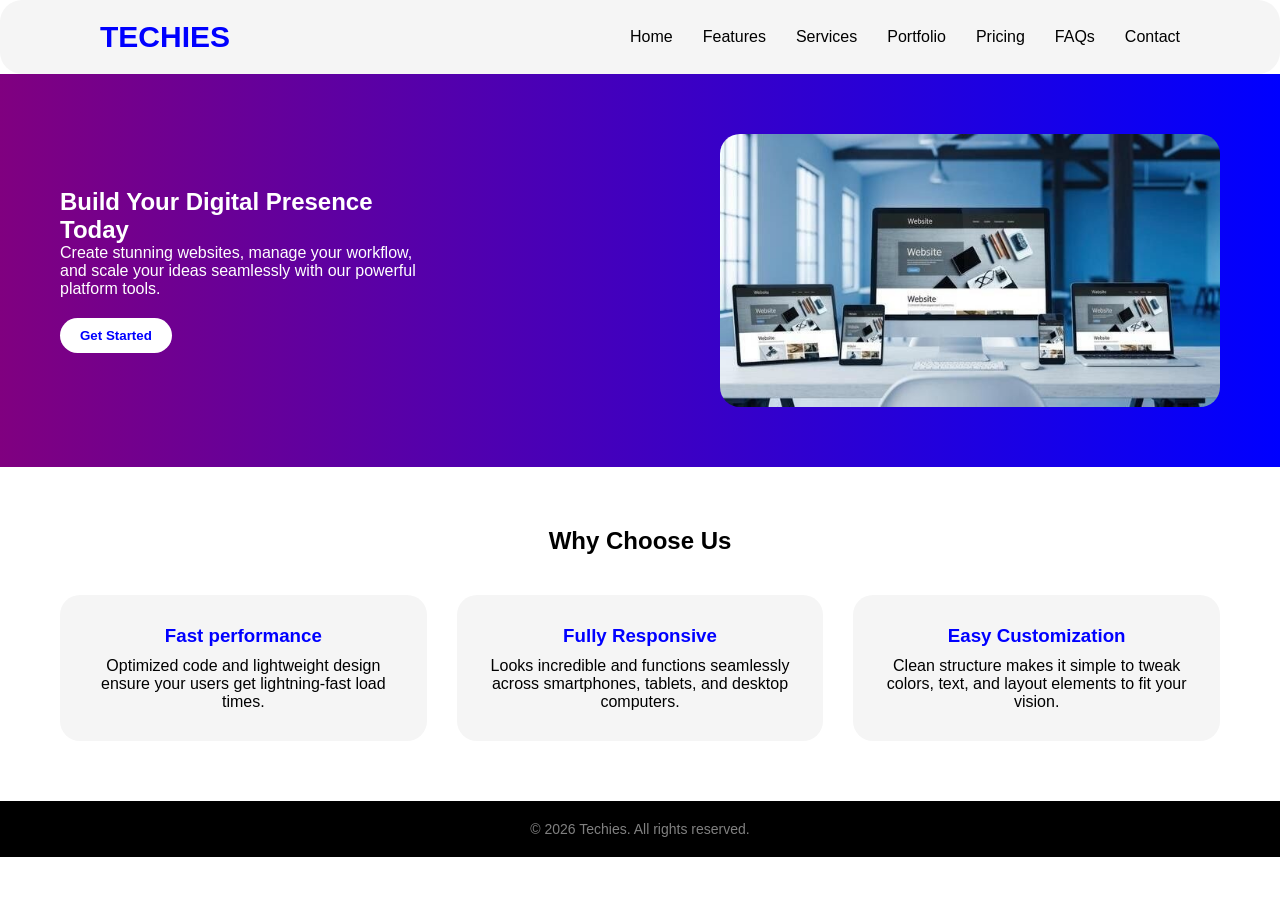
<file: test/index.html>
<!doctype html>
<html lang="en">

<head>
    <meta charset="UTF-8">
    <meta name="viewport" content="width=device-width, initial-scale=1.0">
    <link rel="stylesheet" href="techies.css">
    <link rel="icon" type="image/png" href="favicon-16x16.png">
    <title>Techies</title>
</head>

<body>

        <header class="navbar">
            <a class="logo" href="index.html">TECHIES</a>
            <nav class="nav-links">
                <ul>
                    <li><a href="index.html">Home</a></li>
                    <li><a href="features.html">Features</a></li>
                    <li><a href="services.html">Services</a></li>
                    <li><a href="portfolio.html">Portfolio</a></li>
                    <li><a href="pricing.html">Pricing</a></li>
                    <li><a href="faq.html">FAQs</a></li>
                    <li><a href="contact.html">Contact</a></li>
                </ul>
            </nav>
        </header>

    <section class="hero">
        <div class="hero-text">
            <h1>Build Your Digital Presence Today</h1>
            <p>Create stunning websites, manage your workflow, and scale your ideas seamlessly with our powerful
                platform tools.</p>
            <button class="btn">Get Started</button>

        </div>
        <img src="techies.jpg" alt="techies jpg">

    </section>
    <section class="screen2">
        <h2>Why Choose Us</h2>
        <div class="cards">
            <div class="card">
                <h3>Fast performance</h3>
                <p>Optimized code and lightweight design ensure your users get lightning-fast load times.</p>
            </div>
            <div class="card">
                <h3>Fully Responsive</h3>
                <p>Looks incredible and functions seamlessly across smartphones, tablets, and desktop computers.</p>
            </div>
            <div class="card">
                <h3>Easy Customization</h3>
                <p>Clean structure makes it simple to tweak colors, text, and layout elements to fit your vision.</p>
            </div>

        </div>
    </section>
    <footer class="copyright">
        <p>© 2026 Techies. All rights reserved.</p>

    </footer>

</body>

</html>
</file>
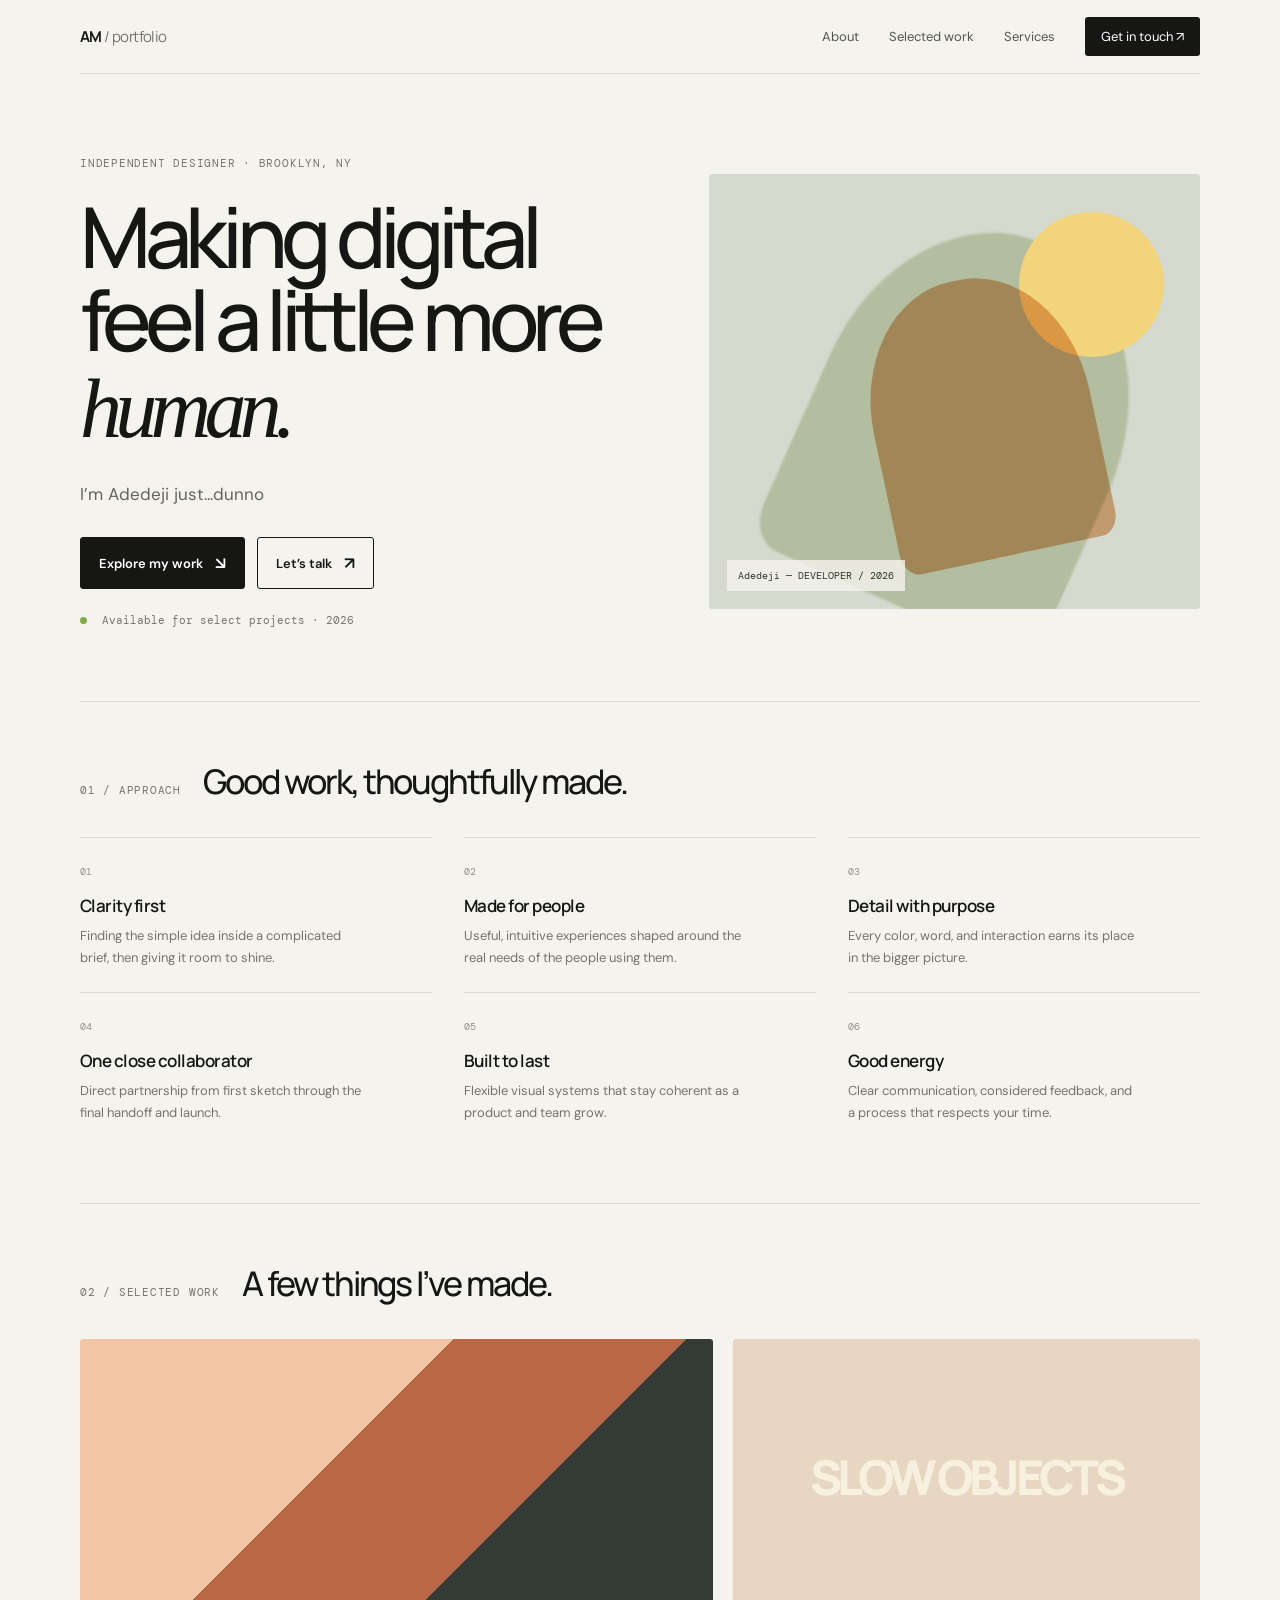
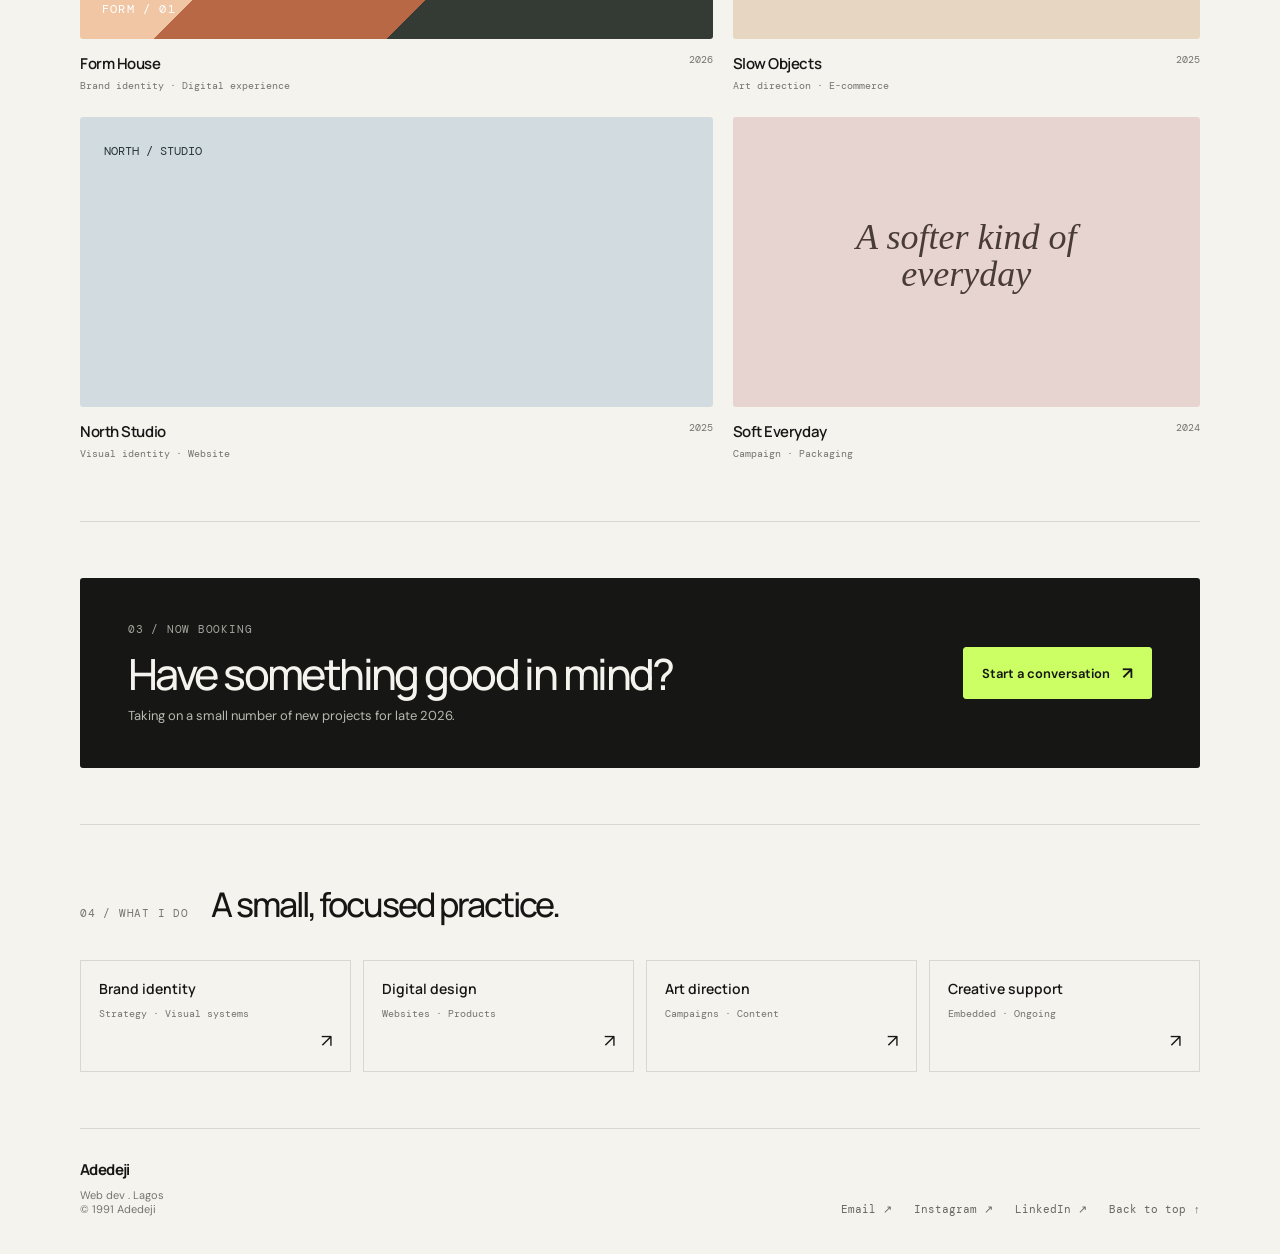
<file: portfolio.html>
<!doctype html>
<html lang="en">
<head>
<meta charset="utf-8">
<meta name="viewport" content="width=device-width, initial-scale=1">
<meta name="theme-color" content="#f5f3ee">
<title>Adedeji</title>
<meta name="description" content="Adedeji just playing around with some code.">
<style>
@import url('https://fonts.googleapis.com/css2?family=DM+Mono:wght@400;500&family=DM+Sans:wght@400;500;600;700&family=Manrope:wght@400;500;600;700;800&display=swap');
:root{--paper:#f5f3ee;--ink:#161715;--muted:#74746d;--line:#d9d7d0;--accent:#ccff63;--serif:Georgia,serif;--sans:'DM Sans',Arial,sans-serif;--display:Manrope,Arial,sans-serif;--mono:'DM Mono',monospace}*{box-sizing:border-box}html{scroll-behavior:smooth}body{margin:0;background:var(--paper);color:var(--ink);font-family:var(--sans);-webkit-font-smoothing:antialiased}a{color:inherit;text-decoration:none}.wrap{width:min(1120px,calc(100% - 64px));margin:auto}.topbar{height:74px;display:flex;align-items:center;justify-content:space-between;border-bottom:1px solid var(--line)}.brand{font:700 15px var(--display);letter-spacing:-.04em}.brand span{font-weight:400;color:var(--muted)}.nav{display:flex;gap:30px;align-items:center;font-size:13px;color:#55564f}.nav a:hover{color:var(--ink)}.nav .contact-link{background:var(--ink);color:white;padding:11px 16px;border-radius:3px}.menu{display:none;border:0;background:none;font:inherit}.eyebrow{font:11px var(--mono);text-transform:uppercase;letter-spacing:.07em;color:var(--muted)}.hero{padding:82px 0 74px;display:grid;grid-template-columns:1fr .85fr;gap:52px;align-items:center}.hero h1{font:500 clamp(48px,7vw,84px)/.99 var(--display);letter-spacing:-.075em;margin:24px 0 23px;max-width:650px}.hero h1 em{font:italic 500 1em var(--serif);letter-spacing:-.08em}.intro{font-size:17px;line-height:1.65;color:#64645e;max-width:475px;margin:0 0 29px}.actions{display:flex;align-items:center;gap:12px;flex-wrap:wrap}.button{display:inline-flex;align-items:center;gap:12px;padding:14px 18px;border:1px solid var(--ink);font-size:13px;font-weight:600;border-radius:3px;transition:.2s}.button.primary{background:var(--ink);color:white}.button:hover{transform:translateY(-2px)}.button .arrow{font-size:17px}.status{font:11px var(--mono);color:var(--muted);margin-top:24px}.status i{display:inline-block;width:7px;height:7px;background:#7eaa49;border-radius:50%;margin-right:8px}.hero-art{height:435px;position:relative;overflow:hidden;background:#d6d9ce;border-radius:3px}.hero-art:before{content:'';position:absolute;width:310px;height:390px;background:#b3bd9f;transform:rotate(24deg);top:55px;left:105px;border-radius:48% 52% 10% 10%;filter:blur(1px)}.hero-art:after{content:'';position:absolute;width:220px;height:280px;background:#e6b68b;top:104px;left:164px;border-radius:48% 48% 8% 8%;transform:rotate(-12deg);mix-blend-mode:multiply}.art-sun{position:absolute;width:145px;height:145px;border-radius:50%;background:#f2d47c;right:36px;top:38px}.art-caption{position:absolute;z-index:2;bottom:18px;left:18px;font:10px var(--mono);color:#30342b;background:#f5f3eecc;padding:9px 11px}.section{border-top:1px solid var(--line);padding:56px 0}.section-head{display:flex;align-items:baseline;gap:22px;margin-bottom:33px}.section-head h2{font:500 34px var(--display);letter-spacing:-.06em;margin:0}.section-head .eyebrow{white-space:nowrap}.features{display:grid;grid-template-columns:repeat(3,1fr);gap:0 32px}.feature{padding:21px 0 24px;border-top:1px solid var(--line)}.num{font:10px var(--mono);color:#929189}.feature h3{font:600 17px var(--display);letter-spacing:-.03em;margin:14px 0 8px}.feature p{font-size:13px;line-height:1.65;color:#74746d;margin:0;max-width:290px}.work-grid{display:grid;grid-template-columns:1.15fr .85fr;gap:20px}.project{min-width:0}.project-visual{height:300px;position:relative;overflow:hidden;border-radius:3px;background:#d8d7cf}.project:nth-child(2) .project-visual{height:300px;background:#e7d7c2}.project:nth-child(3) .project-visual{height:290px;background:#d2dce0}.project:nth-child(4) .project-visual{height:290px;background:#e7d4d0}.visual-one{background:linear-gradient(135deg,#f0c6a4 0 40%,#b86845 40% 65%,#343b34 65%)}.visual-one:after{content:'FORM / 01';position:absolute;bottom:22px;left:22px;color:#fff;font:12px var(--mono);letter-spacing:.1em}.visual-two{background:linear-gradient(145deg,#e7d7c2 0 45%,#a1a887 45% 70%,#52614d 70%)}.visual-two:before{content:'SLOW OBJECTS';position:absolute;inset:35% 0;text-align:center;font:800 clamp(28px,4vw,48px) var(--display);letter-spacing:-.09em;color:#f7f0df}.visual-three{background:linear-gradient(120deg,#c3d0d2 0 30%,#728d91 30% 60%,#e6e6dc 60%)}.visual-three:after{content:'NORTH / STUDIO';position:absolute;top:26px;left:24px;font:12px var(--mono);color:#28363a}.visual-four{background:linear-gradient(135deg,#d6b3a5,#f2e4d2 50%,#8d6c60)}.visual-four:after{content:'A softer kind of\A everyday';white-space:pre;position:absolute;inset:35% 0;text-align:center;font:italic 36px/1.05 var(--serif);color:#493b35}.project-info{display:flex;justify-content:space-between;gap:14px;padding:14px 0 5px}.project-title{font:600 15px var(--display);letter-spacing:-.03em}.project-type{font:10px var(--mono);color:var(--muted);margin-top:5px}.project-year{font:10px var(--mono);color:var(--muted)}.cta{background:var(--ink);color:var(--paper);padding:44px 48px;display:flex;align-items:center;justify-content:space-between;gap:30px;border-radius:3px}.cta h2{font:500 clamp(28px,4vw,43px)/1.1 var(--display);letter-spacing:-.06em;margin:14px 0 10px}.cta p{color:#b7b8af;font-size:13px;margin:0}.cta .eyebrow{color:#a4a59d}.cta .button{background:var(--accent);border-color:var(--accent);color:var(--ink);white-space:nowrap}.family{display:grid;grid-template-columns:repeat(4,1fr);gap:12px}.family-card{padding:18px;border:1px solid var(--line);min-height:112px;display:flex;flex-direction:column;justify-content:space-between;transition:.2s}.family-card:hover{background:#ebe9e1;transform:translateY(-2px)}.family-card strong{font:600 14px var(--display)}.family-card span{font:10px var(--mono);color:var(--muted)}.family-card b{align-self:flex-end;font-size:18px;font-weight:400}.footer{border-top:1px solid var(--line);padding:30px 0 38px;display:flex;justify-content:space-between;gap:24px;align-items:end}.footer-brand{font:700 15px var(--display);letter-spacing:-.04em}.footer p{font-size:11px;color:var(--muted);margin:8px 0 0}.footer-links{display:flex;gap:22px;font:11px var(--mono);color:#66665f}.footer-links a:hover{color:var(--ink)}
@media(max-width:760px){.wrap{width:min(100% - 36px,560px)}.topbar{height:64px}.nav{gap:14px}.nav a:not(.contact-link){display:none}.menu{display:block}.hero{padding:55px 0 48px;grid-template-columns:1fr;gap:30px}.hero h1{font-size:clamp(52px,14vw,76px)}.hero-art{height:330px}.hero-art:before{left:18%;width:250px;height:310px}.hero-art:after{left:30%;width:180px;height:230px}.section{padding:40px 0}.section-head{gap:14px;margin-bottom:22px}.section-head h2{font-size:29px}.features{grid-template-columns:repeat(2,1fr);gap:0 18px}.work-grid{grid-template-columns:1fr;gap:18px}.project-visual,.project:nth-child(n) .project-visual{height:260px}.cta{padding:30px 24px;display:block}.cta .button{margin-top:22px}.family{grid-template-columns:repeat(2,1fr)}.footer{align-items:flex-start;flex-direction:column}.footer-links{flex-wrap:wrap;gap:15px}}
@media(max-width:420px){.features{grid-template-columns:1fr}.hero-art{height:290px}.actions .button{padding:12px 14px}.status{font-size:10px}}
</style>
</head>
<body>
<header class="wrap topbar"><a class="brand" href="#top">AM<span> / portfolio</span></a><nav class="nav" aria-label="Main navigation"><a href="#about">About</a><a href="#work">Selected work</a><a href="#services">Services</a><a class="contact-link" href="mailto:emailadedeji@gmail.com">Get in touch ↗</a></nav><button class="menu" aria-label="Menu" onclick="document.querySelector('#work').scrollIntoView({behavior:'smooth'})">↓</button></header>
<main id="top">
<section class="wrap hero"><div><div class="eyebrow">Independent designer · Brooklyn, NY</div><h1>Making digital feel a little more <em>human.</em></h1><p class="intro">I’m Adedeji just...dunno</p><div class="actions"><a class="button primary" href="#work">Explore my work <span class="arrow">↘</span></a><a class="button" href="mailto:#">Let’s talk <span class="arrow">↗</span></a></div><div class="status"><i></i> Available for select projects · 2026</div></div><div class="hero-art" role="img" aria-label="Abstract warm-toned portrait illustration"><div class="art-sun"></div><div class="art-caption">Adedeji — DEVELOPER / 2026</div></div></section>
<section class="wrap section" id="about"><div class="section-head"><span class="eyebrow">01 / Approach</span><h2>Good work, thoughtfully made.</h2></div><div class="features"><article class="feature"><span class="num">01</span><h3>Clarity first</h3><p>Finding the simple idea inside a complicated brief, then giving it room to shine.</p></article><article class="feature"><span class="num">02</span><h3>Made for people</h3><p>Useful, intuitive experiences shaped around the real needs of the people using them.</p></article><article class="feature"><span class="num">03</span><h3>Detail with purpose</h3><p>Every color, word, and interaction earns its place in the bigger picture.</p></article><article class="feature"><span class="num">04</span><h3>One close collaborator</h3><p>Direct partnership from first sketch through the final handoff and launch.</p></article><article class="feature"><span class="num">05</span><h3>Built to last</h3><p>Flexible visual systems that stay coherent as a product and team grow.</p></article><article class="feature"><span class="num">06</span><h3>Good energy</h3><p>Clear communication, considered feedback, and a process that respects your time.</p></article></div></section>
<section class="wrap section" id="work"><div class="section-head"><span class="eyebrow">02 / Selected work</span><h2>A few things I’ve made.</h2></div><div class="work-grid"><article class="project"><div class="project-visual visual-one" role="img" aria-label="Abstract editorial identity artwork"></div><div class="project-info"><div><div class="project-title">Form House</div><div class="project-type">Brand identity · Digital experience</div></div><span class="project-year">2026</span></div></article><article class="project"><div class="project-visual visual-two" role="img" aria-label="Slow Objects creative studio campaign"></div><div class="project-info"><div><div class="project-title">Slow Objects</div><div class="project-type">Art direction · E-commerce</div></div><span class="project-year">2025</span></div></article><article class="project"><div class="project-visual visual-three" role="img" aria-label="North Studio identity artwork"></div><div class="project-info"><div><div class="project-title">North Studio</div><div class="project-type">Visual identity · Website</div></div><span class="project-year">2025</span></div></article><article class="project"><div class="project-visual visual-four" role="img" aria-label="Soft everyday campaign artwork"></div><div class="project-info"><div><div class="project-title">Soft Everyday</div><div class="project-type">Campaign · Packaging</div></div><span class="project-year">2024</span></div></article></div></section>
<section class="wrap section" id="services"><div class="cta"><div><div class="eyebrow">03 / Now booking</div><h2>Have something good in mind?</h2><p>Taking on a small number of new projects for late 2026.</p></div><a class="button" href="mailto:emailadedeji@gmail.com">Start a conversation <span class="arrow">↗</span></a></div></section>
<section class="wrap section"><div class="section-head"><span class="eyebrow">04 / What I do</span><h2>A small, focused practice.</h2></div><div class="family"><a class="family-card" href="#work"><strong>Brand identity</strong><span>Strategy · Visual systems</span><b>↗</b></a><a class="family-card" href="#work"><strong>Digital design</strong><span>Websites · Products</span><b>↗</b></a><a class="family-card" href="#work"><strong>Art direction</strong><span>Campaigns · Content</span><b>↗</b></a><a class="family-card" href="#work"><strong>Creative support</strong><span>Embedded · Ongoing</span><b>↗</b></a></div></section>
</main>
<footer class="wrap footer"><div><a class="footer-brand" href="#top">Adedeji</a><p>Web dev . Lagos<br>© 1991 Adedeji</p></div><div class="footer-links"><a href="mailto:emailadedeji.com">Email ↗</a><a href="github.com/Dejiarc">Instagram ↗</a><a href="#work">LinkedIn ↗</a><a href="#top">Back to top ↑</a></div></footer>
</body>
</html>
</file>
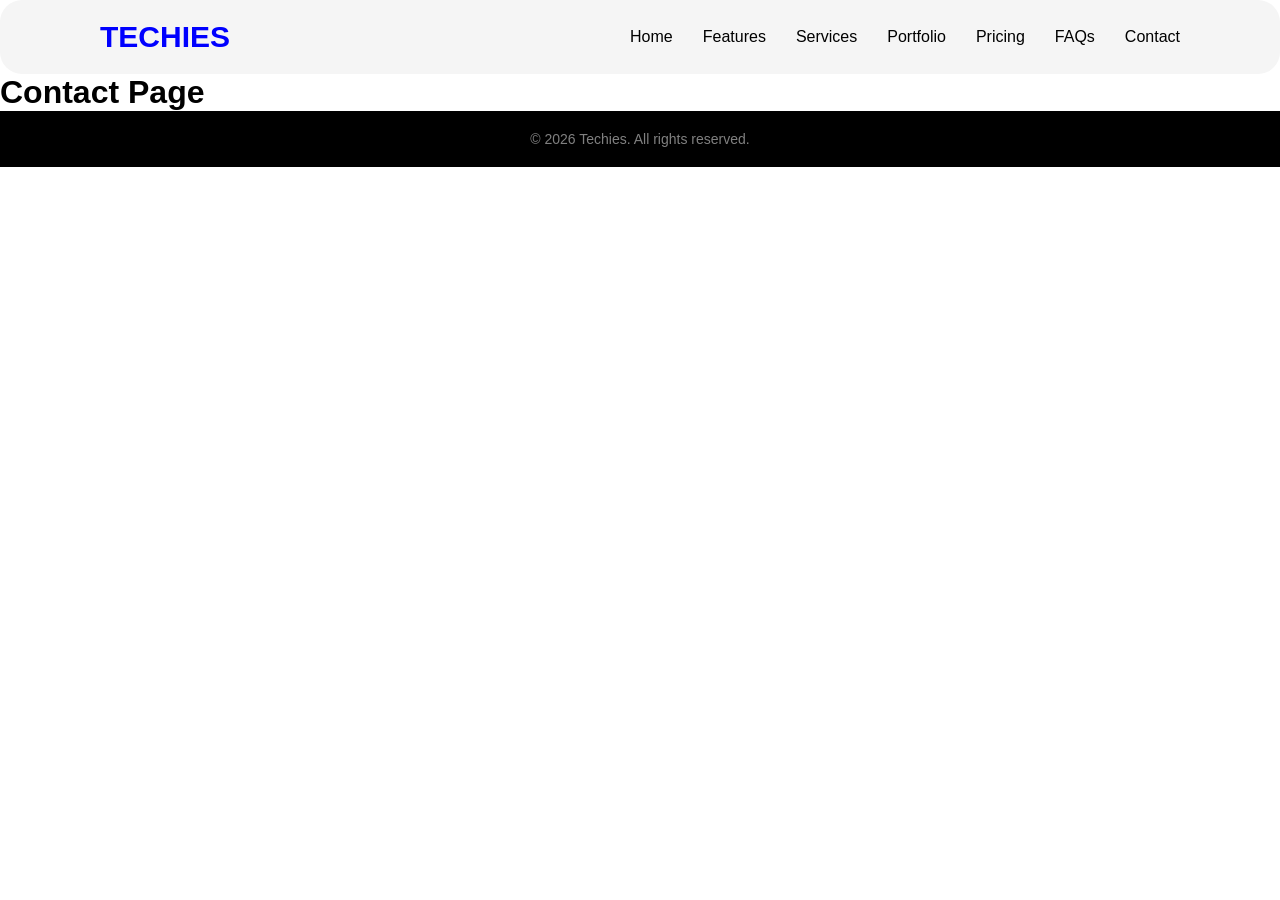
<file: test/contact.html>
<!doctype html>
<html lang="en">
    <head>
        <meta charset="UTF-8">
        <meta name="viewport" content="width=device-width, initial-scale=1.0">
        <link rel="stylesheet" href="techies.css">
        <link rel="icon" type="image/png" href="favicon-16x16.png">
        <title>Contact | Techies</title>
    </head>
    <body>
        <header class="navbar">
            <div class="logo">TECHIES</div>
            <nav class="nav-links">
                <ul>
                    <li><a href="index.html">Home</a></li>
                    <li><a href="features.html">Features</a></li>
                    <li><a href="services.html">Services</a></li>
                    <li><a href="portfolio.html">Portfolio</a></li>
                    <li><a href="pricing.html">Pricing</a></li>
                    <li><a href="faq.html">FAQs</a></li>
                    <li><a href="contact.html">Contact</a></li>
                </ul>
            </nav>
        </header>
        <main>
            <h1>Contact Page</h1>
        </main>
        <footer class="copyright">
            <p>&copy; 2026 Techies. All rights reserved.</p>
        </footer>
    </body>
</html>
</file>
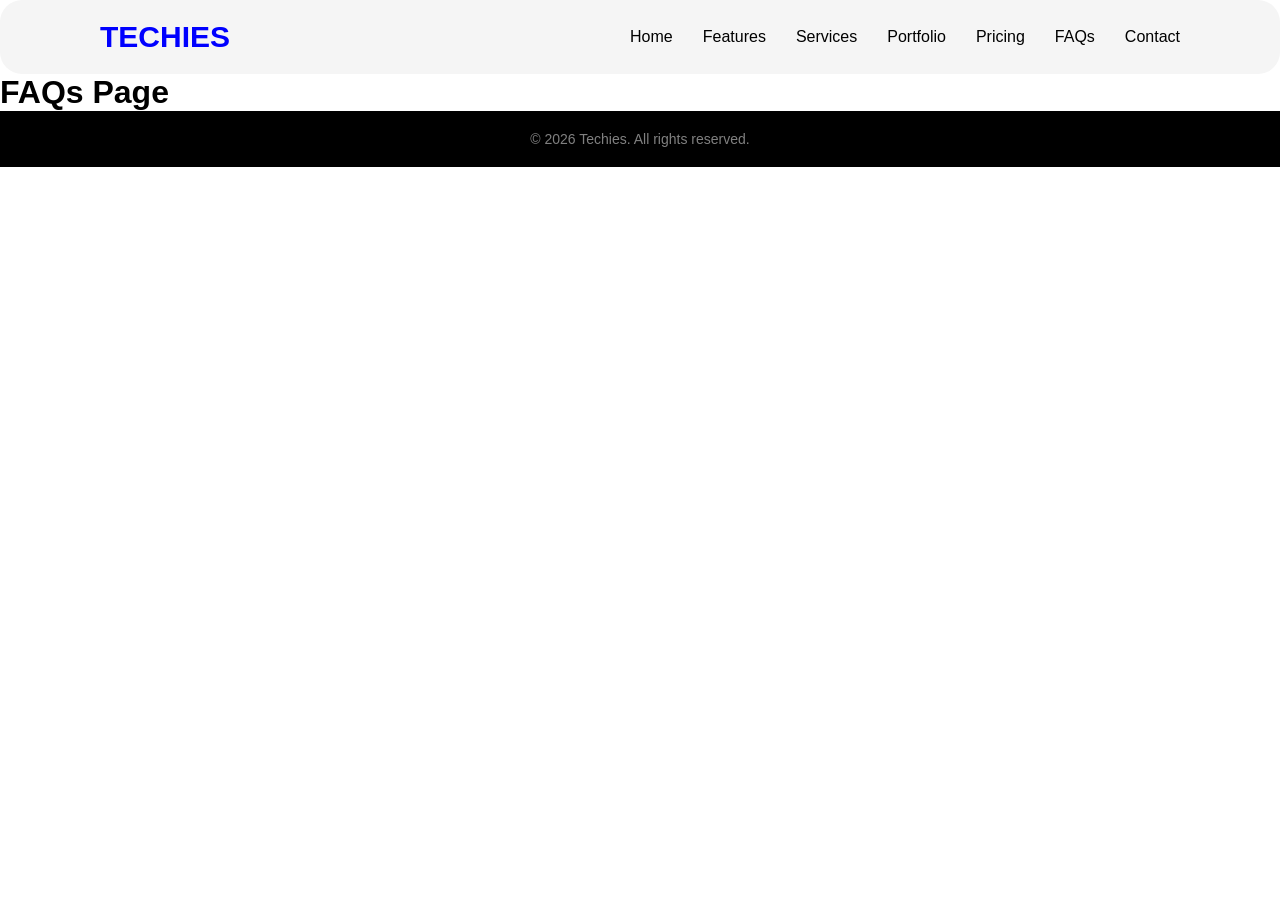
<file: test/faq.html>
<!doctype html>
<html lang="en">
    <head>
        <meta charset="UTF-8">
        <meta name="viewport" content="width=device-width, initial-scale=1.0">
        <link rel="stylesheet" href="techies.css">
        <link rel="icon" type="image/png" href="favicon-16x16.png">
        <title>FAQs | Techies</title>
    </head>
    <body>
        <header class="navbar">
            <div class="logo">TECHIES</div>
            <nav class="nav-links">
                <ul>
                    <li><a href="index.html">Home</a></li>
                    <li><a href="features.html">Features</a></li>
                    <li><a href="services.html">Services</a></li>
                    <li><a href="portfolio.html">Portfolio</a></li>
                    <li><a href="pricing.html">Pricing</a></li>
                    <li><a href="faq.html">FAQs</a></li>
                    <li><a href="contact.html">Contact</a></li>
                </ul>
            </nav>
        </header>
        <main>
            <h1>FAQs Page</h1>
        </main>
        <footer class="copyright">
            <p>&copy; 2026 Techies. All rights reserved.</p>
        </footer>
    </body>
</html>
</file>
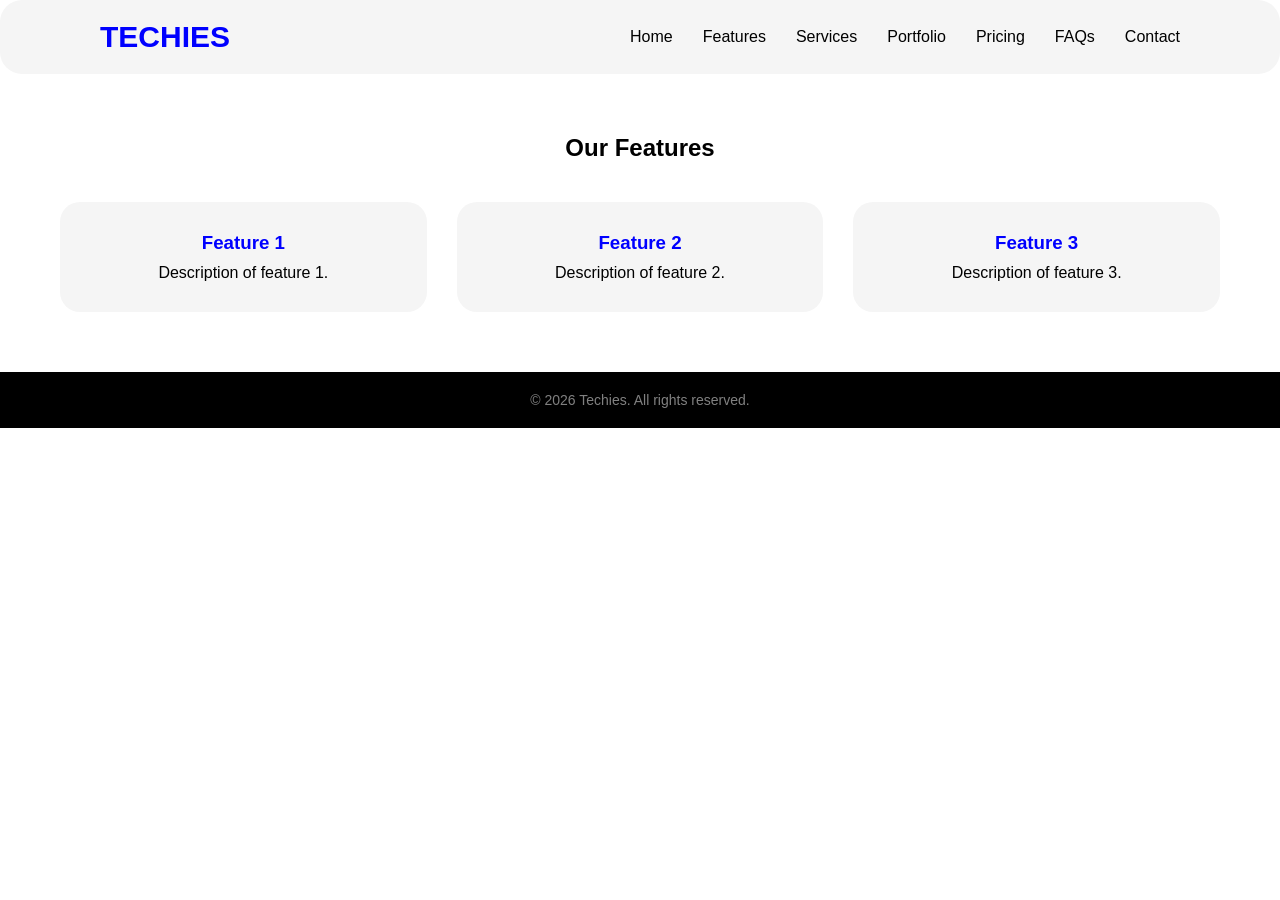
<file: test/features.html>
<!doctype html>
<html lang="en">

<head>
    <meta charset="UTF-8">
    <meta name="viewport" content="width=device-width, initial-scale=1.0">
    <link rel="stylesheet" href="techies.css">
    <link rel="icon" type="image/png" href="favicon-16x16.png">
    <title>Features | Techies</title>
</head>

<body>
    <header class="navbar">
        <div class="logo">TECHIES</div>
        <nav class="nav-links">
            <ul>
                <li><a href="index.html">Home</a></li>
                <li><a href="features.html">Features</a></li>
                <li><a href="services.html">Services</a></li>
                <li><a href="portfolio.html">Portfolio</a></li>
                <li><a href="pricing.html">Pricing</a></li>
                <li><a href="faq.html">FAQs</a></li>
                <li><a href="contact.html">Contact</a></li>
            </ul>
        </nav>
    </header>
    <section class="features" id="features">
        <h2>Our Features</h2>
        <div class="feature-grid">
            <div class="feature-card">
                <h3>Feature 1</h3>
                <p>Description of feature 1.</p>
            </div>
            <div class="feature-card">
                <h3>Feature 2</h3>
                <p>Description of feature 2.</p>
            </div>
            <div class="feature-card">
                <h3>Feature 3</h3>
                <p>Description of feature 3.</p>
            </div>
        </div>
    </section>
    <footer class="copyright">
                <p>&copy; 2026 Techies. All rights reserved.</p>
     </footer>
</body>

</html>
</file>
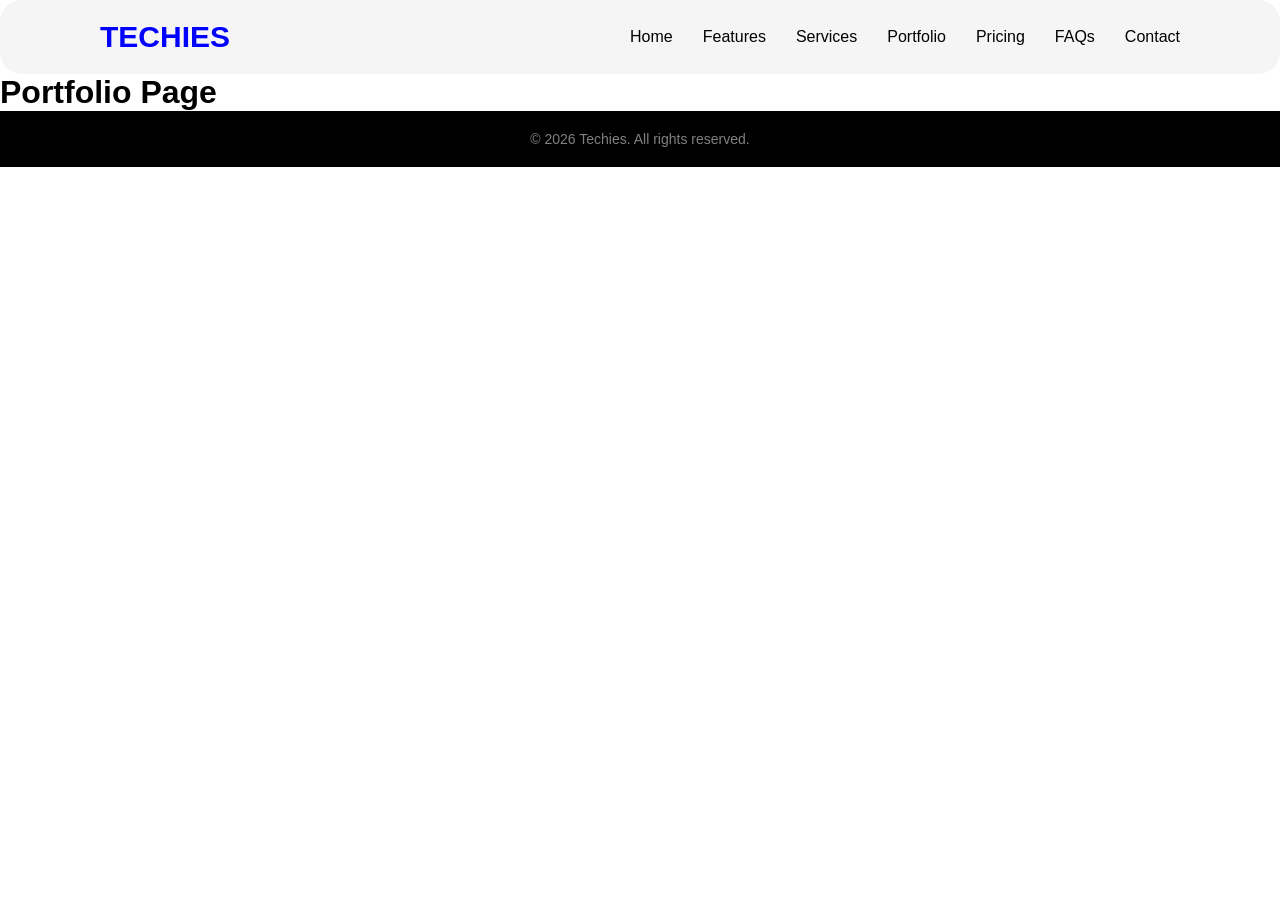
<file: test/portfolio.html>
<!doctype html>
<html lang="en">
    <head>
        <meta charset="UTF-8">
        <meta name="viewport" content="width=device-width, initial-scale=1.0">
        <link rel="stylesheet" href="techies.css">
        <link rel="icon" type="image/png" href="favicon-16x16.png">
        <title>Portfolio | Techies</title>
    </head>
    <body>
        <header class="navbar">
            <div class="logo">TECHIES</div>
            <nav class="nav-links">
                <ul>
                    <li><a href="index.html">Home</a></li>
                    <li><a href="features.html">Features</a></li>
                    <li><a href="services.html">Services</a></li>
                    <li><a href="portfolio.html">Portfolio</a></li>
                    <li><a href="pricing.html">Pricing</a></li>
                    <li><a href="faq.html">FAQs</a></li>
                    <li><a href="contact.html">Contact</a></li>
                </ul>
            </nav>
        </header>
        <main>
            <h1>Portfolio Page</h1>
        </main>
        <footer class="copyright">
            <p>&copy; 2026 Techies. All rights reserved.</p>
        </footer>
    </body>
</html>
</file>
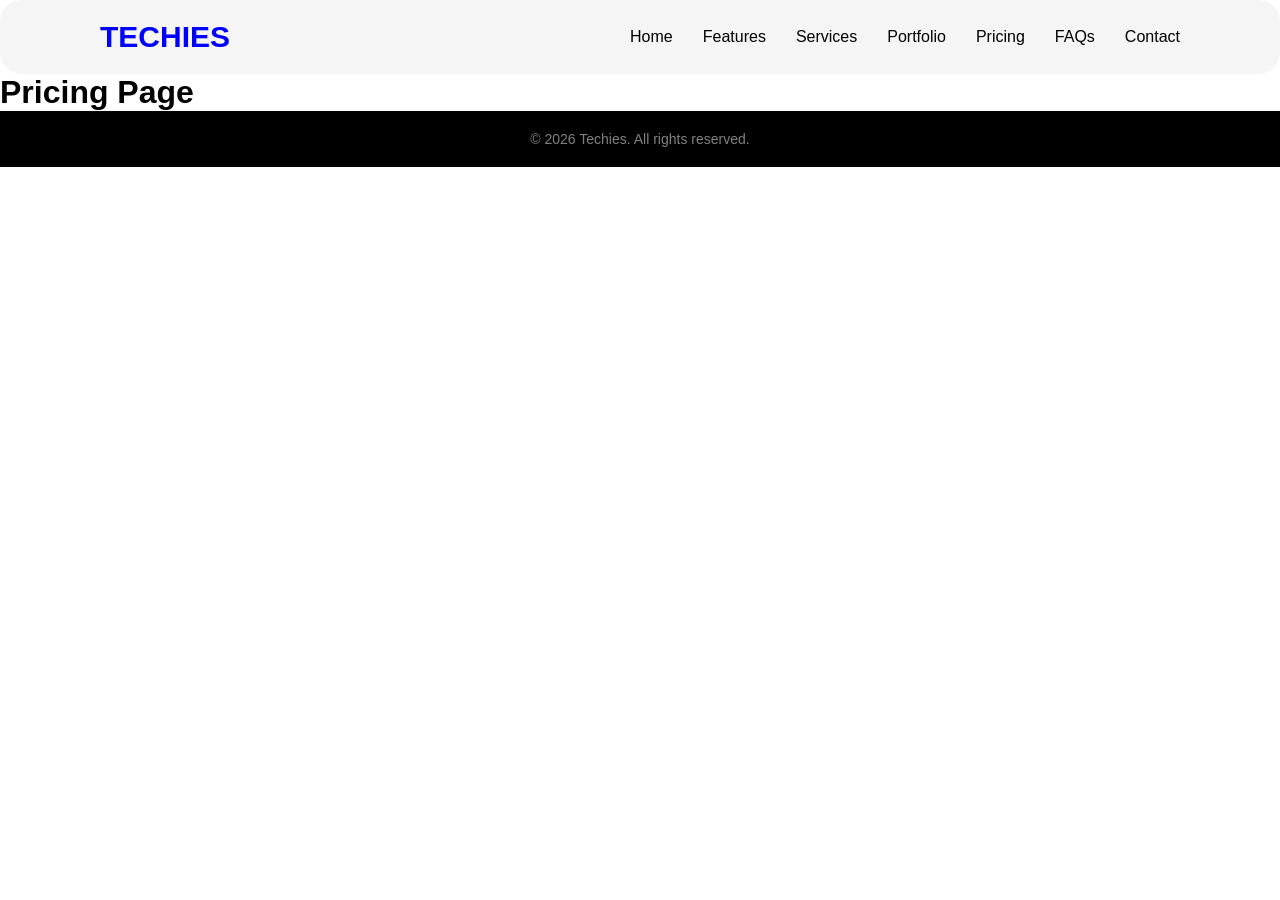
<file: test/pricing.html>
<!doctype html>
<html lang="en">
    <head>
        <meta charset="UTF-8">
        <meta name="viewport" content="width=device-width, initial-scale=1.0">
        <link rel="stylesheet" href="techies.css">
        <link rel="icon" type="image/png" href="favicon-16x16.png">
        <title>Pricing | Techies</title>
    </head>
    <body>
        <header class="navbar">
            <div class="logo">TECHIES</div>
            <nav class="nav-links">
                <ul>
                    <li><a href="index.html">Home</a></li>
                    <li><a href="features.html">Features</a></li>
                    <li><a href="services.html">Services</a></li>
                    <li><a href="portfolio.html">Portfolio</a></li>
                    <li><a href="pricing.html">Pricing</a></li>
                    <li><a href="faq.html">FAQs</a></li>
                    <li><a href="contact.html">Contact</a></li>
                </ul>
            </nav>
        </header>
        <main>
            <h1>Pricing Page</h1>
        </main>
        <footer class="copyright">
            <p>&copy; 2026 Techies. All rights reserved.</p>
        </footer>
    </body>
</html>
</file>
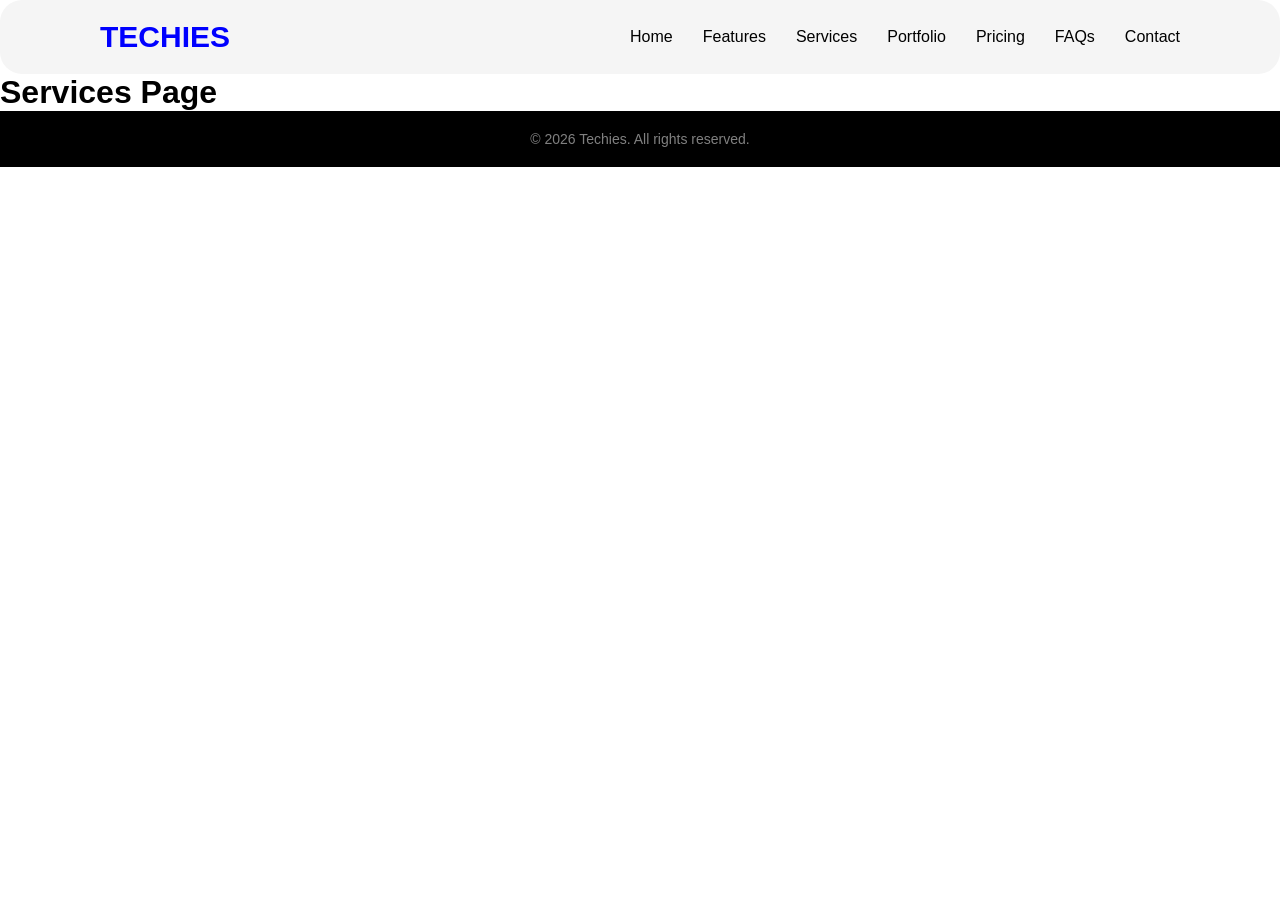
<file: test/services.html>
<!doctype html>
<html lang="en">
    <head>
        <meta charset="UTF-8">
        <meta name="viewport" content="width=device-width, initial-scale=1.0">
        <link rel="stylesheet" href="techies.css">
        <link rel="icon" type="image/png" href="favicon-16x16.png">
        <title>Services | Techies</title>
    </head>
    <body>
        <header class="navbar">
            <div class="logo">TECHIES</div>
            <nav class="nav-links">
                <ul>
                    <li><a href="index.html">Home</a></li>
                    <li><a href="features.html">Features</a></li>
                    <li><a href="services.html">Services</a></li>
                    <li><a href="portfolio.html">Portfolio</a></li>
                    <li><a href="pricing.html">Pricing</a></li>
                    <li><a href="faq.html">FAQs</a></li>
                    <li><a href="contact.html">Contact</a></li>
                </ul>
            </nav>
        </header>
        <main>
            <h1>Services Page</h1>
        </main>
        <footer class="copyright">
            <p>&copy; 2026 Techies. All rights reserved.</p>
        </footer>
    </body>
</html>
</file>
<file: test/techies.css>
*{
    margin:0;
    padding:0;
    box-sizing:border-box;
}

.navbar {
    background-color:whitesmoke;
    /*border:1px solid;*/
    padding: 20px 100px 20px 100px;
    border-radius:22px;
    display:flex;
    justify-content:space-between;
    align-items:center;
    /* position:sticky; */
    top:0;
    /* z-index:100; */
}
.nav-links{
    border-radius:22px;
}
.logo{
    font-size:30px;
    color:blue;
    font-weight:800;
    text-decoration:none;
}
.nav-links ul{
    list-style:none;
    display:flex;
    gap:30px;
}
.nav-links a{
    text-decoration:none;
    color:black;
}
.nav-links a:hover{
    color:blue;
}
body{
    font-family:Arial, Helvetica, sans-serif;
}
.btn{
    border:none;
    background-color:white;
    border-radius:50px;
    color:blue;
    font-weight:700;
    padding: 10px 20px 10px 20px;
    margin-top:20px;
}
.hero{
    background:linear-gradient(to right,purple 0%,blue 100%);
    padding:60px;
    display:flex;
    justify-content:space-between;
    align-items:center;
    /* position:relative;
    z-index:1; */
}
.hero h1,
.hero p{
    color:white;
}
.hero img{
    width:500px;
    border-radius:20px;
    
}
.screen2{
    padding:60px;
    text-align:center;
}
.cards{
    display:flex;
    gap:30px;
    margin-top:40px;
}
.card{
    background-color:whitesmoke;
    padding:30px;
    border-radius:20px;
    flex:1;
    
}
.card h3{
    color:blue;
    margin-bottom:10px;
}
.copyright{
    text-align:center;
    padding:20px;
    background-color:black;
}
.copyright p{
    color:grey;
    font-size:14px;
    font-family:Arial, Helvetica, sans-serif;
}
.hero-text{
    padding-right:300px;
}
.card:hover{
    transform:translateY(-5px);
}
.features{
    padding:60px;
    text-align:center;
}
.feature-grid{
    display:flex;
    gap:30px;
    margin-top:40px;
}
.feature-card{
    background-color:whitesmoke;
    padding:30px;
    border-radius:20px;
    flex:1;
    
}
.feature-card h3{
    color:blue;
    margin-bottom:10px;
}    
.feature-card:hover{
    transform:translateY(-5px);
}
</file>
